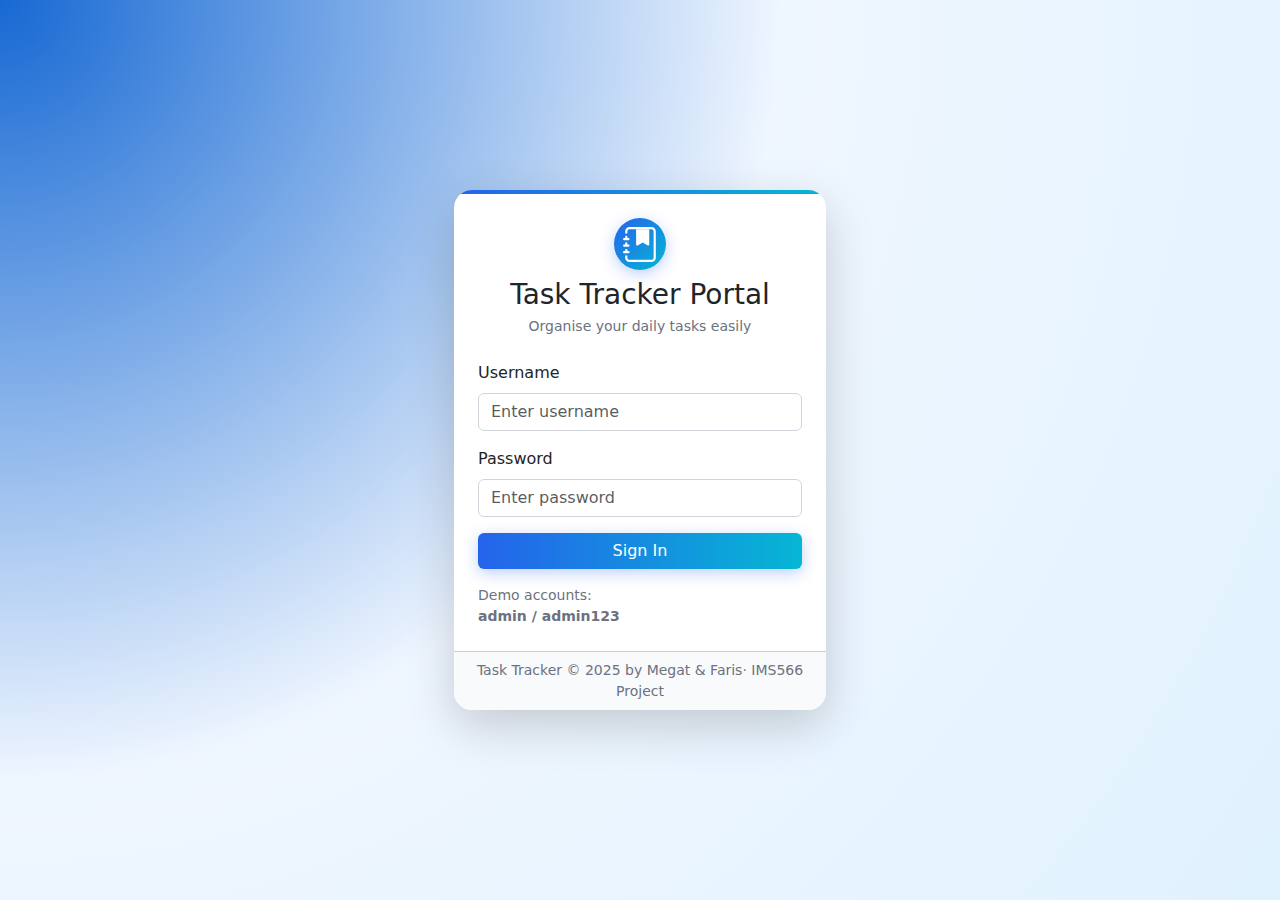
<file: index.html>
<!DOCTYPE html>
<html lang="en">
<head>
  <meta charset="UTF-8">
  <title>Task Tracker Portal - Login</title>
  <meta name="viewport" content="width=device-width, initial-scale=1">

  <!-- Bootstrap 5 CSS -->
  <link href="https://cdn.jsdelivr.net/npm/bootstrap@5.3.3/dist/css/bootstrap.min.css" rel="stylesheet">

  <!-- Custom CSS -->
  <link rel="stylesheet" href="css/css_style.css">
</head>
<body class="login-bg">

  <div class="container full-height-center">
    <div class="col-md-5 col-lg-4">
      <div class="card shadow-lg login-card">
        <div class="card-body p-4">
          <div class="text-center mb-4">
            <div class="login-icon mb-2">
              <!-- Simple circle icon -->
              <svg xmlns="http://www.w3.org/2000/svg" width="35" height="45" fill="currentColor" class="bi bi-journal-bookmark-fill" viewBox="0 0 16 16">
  <path fill-rule="evenodd" d="M6 1h6v7a.5.5 0 0 1-.757.429L9 7.083 6.757 8.43A.5.5 0 0 1 6 8z"/>
  <path d="M3 0h10a2 2 0 0 1 2 2v12a2 2 0 0 1-2 2H3a2 2 0 0 1-2-2v-1h1v1a1 1 0 0 0 1 1h10a1 1 0 0 0 1-1V2a1 1 0 0 0-1-1H3a1 1 0 0 0-1 1v1H1V2a2 2 0 0 1 2-2"/>
  <path d="M1 5v-.5a.5.5 0 0 1 1 0V5h.5a.5.5 0 0 1 0 1h-2a.5.5 0 0 1 0-1zm0 3v-.5a.5.5 0 0 1 1 0V8h.5a.5.5 0 0 1 0 1h-2a.5.5 0 0 1 0-1zm0 3v-.5a.5.5 0 0 1 1 0v.5h.5a.5.5 0 0 1 0 1h-2a.5.5 0 0 1 0-1z"/>
</svg>
            </div>
            <h3 class="mb-1">Task Tracker Portal</h3>
            <p class="text-muted small mb-0">Organise your daily tasks easily</p>
          </div>

          <!-- Error message -->
          <div id="error" class="alert alert-danger d-none" role="alert">
            Invalid username or password.
          </div>

          <!-- Login form -->
          <form id="loginForm">
            <div class="mb-3">
              <label for="username" class="form-label">Username</label>
              <input type="text" id="username" class="form-control" placeholder="Enter username" required>
            </div>

            <div class="mb-3">
              <label for="password" class="form-label">Password</label>
              <input type="password" id="password" class="form-control" placeholder="Enter password" required>
            </div>

            <button type="submit" class="btn w-100 btn-login">
              Sign In
            </button>

            <div class="mt-3 text-muted small">
              Demo accounts:
              <br><strong>admin / admin123</strong>
            </div>
          </form>
        </div>

        <div class="card-footer text-center text-muted small">
        <span class="text-muted">Task Tracker &copy; 2025 by Megat & Faris· IMS566 Project</span>
        </div>
      </div>
    </div>
  </div>

  <!-- Bootstrap JS -->
  <script src="https://cdn.jsdelivr.net/npm/bootstrap@5.3.3/dist/js/bootstrap.bundle.min.js"></script>

  <!-- Login logic -->
  <script src="js/js_login.js?v=1"></script>
</body>
</html>
</file>
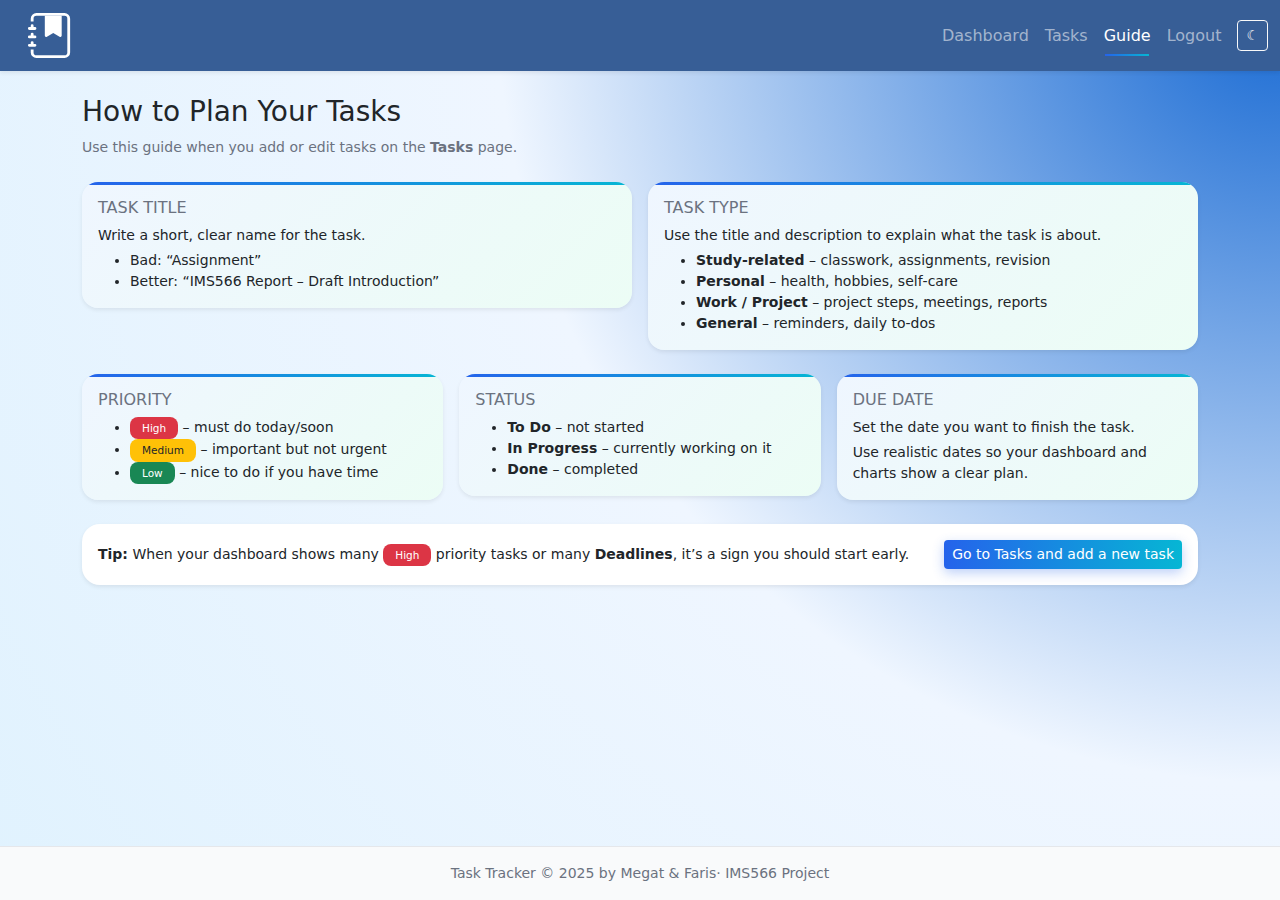
<file: guide.html>
<!DOCTYPE html>
<html lang="en">
<head>
  <meta charset="UTF-8">
  <title>Task Tracker Portal - Categories</title>
  <meta name="viewport" content="width=device-width, initial-scale=1">

  <link href="https://cdn.jsdelivr.net/npm/bootstrap@5.3.3/dist/css/bootstrap.min.css" rel="stylesheet">
  <link rel="stylesheet" href="css/css_style.css">
</head>
<body>

  <!-- Navbar -->
  <nav class="navbar navbar-expand-lg navbar-dark bg-dark shadow-sm">
    <div class="container-fluid">
      <a class="navbar-brand" href="dashboard.html">
        <svg xmlns="http://www.w3.org/2000/svg" width="60" height="45" fill="currentColor" class="bi bi-journal-bookmark-fill" viewBox="0 0 10 16">
          <path fill-rule="evenodd" d="M6 1h6v7a.5.5 0 0 1-.757.429L9 7.083 6.757 8.43A.5.5 0 0 1 6 8z"/>
          <path d="M3 0h10a2 2 0 0 1 2 2v12a2 2 0 0 1-2 2H3a2 2 0 0 1-2-2v-1h1v1a1 1 0 0 0 1 1h10a1 1 0 0 0 1-1V2a1 1 0 0 0-1-1H3a1 1 0 0 0-1 1v1H1V2a2 2 0 0 1 2-2"/>
          <path d="M1 5v-.5a.5.5 0 0 1 1 0V5h.5a.5.5 0 0 1 0 1h-2a.5.5 0 0 1 0-1zm0 3v-.5a.5.5 0 0 1 1 0V8h.5a.5.5 0 0 1 0 1h-2a.5.5 0 0 1 0-1zm0 3v-.5a.5.5 0 0 1 1 0v.5h.5a.5.5 0 0 1 0 1h-2a.5.5 0 0 1 0-1z"/>
        </svg>
      </a>
      <button class="navbar-toggler" type="button" data-bs-toggle="collapse" data-bs-target="#navbarNav">
        <span class="navbar-toggler-icon"></span>
      </button>

      <div class="collapse navbar-collapse" id="navbarNav">
        <ul class="navbar-nav ms-auto align-items-center">
          <li class="nav-item"><a class="nav-link" href="dashboard.html">Dashboard</a></li>
          <li class="nav-item"><a class="nav-link" href="tasks.html">Tasks</a></li>
          <li class="nav-item"><a class="nav-link active" href="guide.html">Guide</a></li>
          <li class="nav-item"><a class="nav-link" href="index.html">Logout</a></li>
          <li class="nav-item">
            <button class="btn btn-outline-light btn-sm ms-2 d-flex align-items-center" id="darkModeToggle" aria-label="Toggle dark mode">
              <span id="darkModeIcon">☾</span>
            </button>
          </li>
        </ul>
      </div>
    </div>
  </nav>

  <!-- Main content -->
  <div class="container my-4">
    <h3 class="mb-2">How to Plan Your Tasks</h3>
    <p class="text-muted small mb-4">
      Use this guide when you add or edit tasks on the <strong>Tasks</strong> page.
    </p>

    <!-- Field guide cards -->
    <div class="row g-3 mb-4">
      <div class="col-md-6">
        <div class="card summary-card shadow-sm">
          <div class="card-body small">
            <h6 class="text-uppercase text-muted mb-2">Task Title</h6>
            <p class="mb-1">Write a short, clear name for the task.</p>
            <ul class="mb-0">
              <li>Bad: “Assignment”</li>
              <li>Better: “IMS566 Report – Draft Introduction”</li>
            </ul>
          </div>
        </div>
      </div>
      <div class="col-md-6">
        <div class="card summary-card shadow-sm">
          <div class="card-body small">
<h6 class="text-uppercase text-muted mb-2">Task Type</h6>
<p class="mb-1">Use the title and description to explain what the task is about.</p>
<ul class="mb-0">
  <li><strong>Study-related</strong> – classwork, assignments, revision</li>
  <li><strong>Personal</strong> – health, hobbies, self‑care</li>
  <li><strong>Work / Project</strong> – project steps, meetings, reports</li>
  <li><strong>General</strong> – reminders, daily to‑dos</li>
</ul>
          </div>
        </div>
      </div>
    </div>

    <div class="row g-3 mb-4">
      <div class="col-md-4">
        <div class="card summary-card shadow-sm">
          <div class="card-body small">
            <h6 class="text-uppercase text-muted mb-2">Priority</h6>
            <ul class="mb-0">
              <li><span class="badge bg-danger">High</span> – must do today/soon</li>
              <li><span class="badge bg-warning text-dark">Medium</span> – important but not urgent</li>
              <li><span class="badge bg-success">Low</span> – nice to do if you have time</li>
            </ul>
          </div>
        </div>
      </div>
      <div class="col-md-4">
        <div class="card summary-card shadow-sm">
          <div class="card-body small">
            <h6 class="text-uppercase text-muted mb-2">Status</h6>
            <ul class="mb-0">
              <li><strong>To Do</strong> – not started</li>
              <li><strong>In Progress</strong> – currently working on it</li>
              <li><strong>Done</strong> – completed</li>
            </ul>
          </div>
        </div>
      </div>
      <div class="col-md-4">
        <div class="card summary-card shadow-sm">
          <div class="card-body small">
            <h6 class="text-uppercase text-muted mb-2">Due Date</h6>
            <p class="mb-1">Set the date you want to finish the task.</p>
            <p class="mb-0">Use realistic dates so your dashboard and charts show a clear plan.</p>
          </div>
        </div>
      </div>
    </div>

    <!-- Tip + button to go to Tasks -->
    <div class="card shadow-sm category-card">
      <div class="card-body small d-flex flex-column flex-md-row justify-content-between align-items-md-center">
        <div class="mb-2 mb-md-0">
          <strong>Tip:</strong>
          When your dashboard shows many <span class="badge bg-danger">High</span>
          priority tasks or many <strong>Deadlines</strong>, it’s a sign you should start early.
        </div>
        <div class="text-md-end">
          <a href="tasks.html" class="btn btn-primary btn-sm mt-2 mt-md-0">
            Go to Tasks and add a new task
          </a>
        </div>
      </div>
    </div>
  </div>

  <footer class="text-center text-muted small py-3">
    <span class="text-muted">Task Tracker &copy; 2025 by Megat & Faris· IMS566 Project</span>
  </footer>

  <script src="https://cdn.jsdelivr.net/npm/bootstrap@5.3.3/dist/js/bootstrap.bundle.min.js"></script>
  <script src="js/js_darkmode.js"></script>
</body>
</html>
</file>
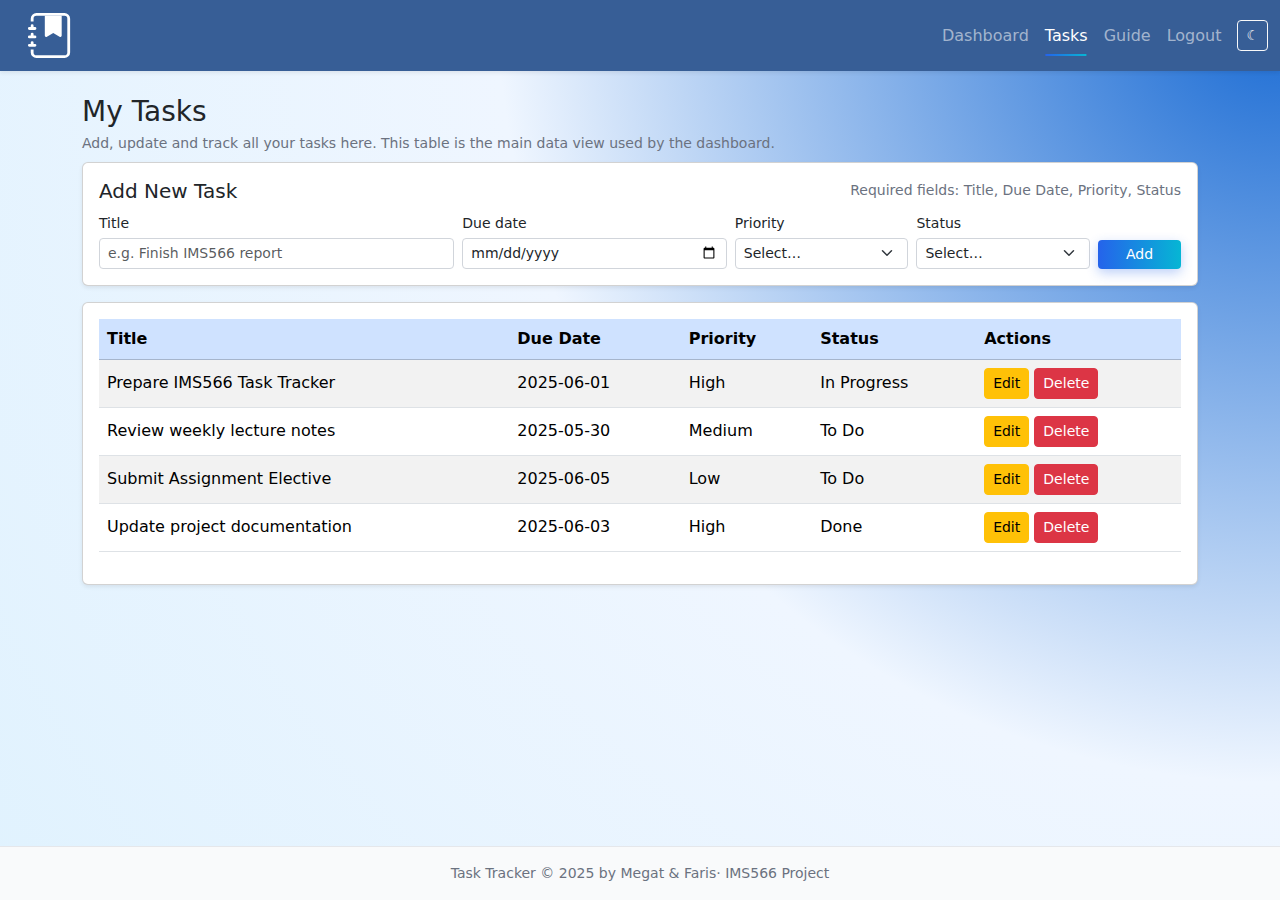
<file: tasks.html>
<!DOCTYPE html>
<html lang="en">
<head>
  <meta charset="UTF-8">
  <title>Task Tracker Portal - Tasks</title>
  <meta name="viewport" content="width=device-width, initial-scale=1">

  <link href="https://cdn.jsdelivr.net/npm/bootstrap@5.3.3/dist/css/bootstrap.min.css" rel="stylesheet">
  <link rel="stylesheet" href="css/css_style.css">
</head>
<body>

  <!-- Navbar -->
  <nav class="navbar navbar-expand-lg navbar-dark bg-dark shadow-sm">
    <div class="container-fluid">
      <a class="navbar-brand" href="dashboard.html">
      <svg xmlns="http://www.w3.org/2000/svg" width="60" height="45" fill="currentColor" class="bi bi-journal-bookmark-fill" viewBox="0 0 10 16">
  <path fill-rule="evenodd" d="M6 1h6v7a.5.5 0 0 1-.757.429L9 7.083 6.757 8.43A.5.5 0 0 1 6 8z"/>
  <path d="M3 0h10a2 2 0 0 1 2 2v12a2 2 0 0 1-2 2H3a2 2 0 0 1-2-2v-1h1v1a1 1 0 0 0 1 1h10a1 1 0 0 0 1-1V2a1 1 0 0 0-1-1H3a1 1 0 0 0-1 1v1H1V2a2 2 0 0 1 2-2"/>
  <path d="M1 5v-.5a.5.5 0 0 1 1 0V5h.5a.5.5 0 0 1 0 1h-2a.5.5 0 0 1 0-1zm0 3v-.5a.5.5 0 0 1 1 0V8h.5a.5.5 0 0 1 0 1h-2a.5.5 0 0 1 0-1zm0 3v-.5a.5.5 0 0 1 1 0v.5h.5a.5.5 0 0 1 0 1h-2a.5.5 0 0 1 0-1z"/>
</svg>
      </a>
      <button class="navbar-toggler" type="button" data-bs-toggle="collapse" data-bs-target="#navbarNav">
        <span class="navbar-toggler-icon"></span>
      </button>

      <div class="collapse navbar-collapse" id="navbarNav">
        <ul class="navbar-nav ms-auto align-items-center">
          <li class="nav-item"><a class="nav-link" href="dashboard.html">Dashboard</a></li>
          <li class="nav-item"><a class="nav-link active" href="tasks.html">Tasks</a></li>
          <li class="nav-item"><a class="nav-link" href="guide.html">Guide</a></li>
          <li class="nav-item"><a class="nav-link" href="index.html">Logout</a></li>
          <li class="nav-item">
        <button class="btn btn-outline-light btn-sm ms-2 d-flex align-items-center" id="darkModeToggle" aria-label="Toggle dark mode">
        <span id="darkModeIcon">☾</span>
        </button>
          </li>
        </ul>
      </div>
    </div>
  </nav>

<div class="container my-4">
  <div class="d-flex justify-content-between align-items-center mb-2">
    <div>
      <h3 class="mb-1">My Tasks</h3>
      <p class="text-muted small mb-0">
        Add, update and track all your tasks here. This table is the main data view used by the dashboard.
      </p>
    </div>
  </div>

  <!-- Task form -->
  <div class="card shadow-sm mb-3">
    <div class="card-body">
      <div class="d-flex justify-content-between align-items-center mb-2">
        <h5 class="mb-0" id="taskFormTitle">Add New Task</h5>
        <span class="text-muted small">Required fields: Title, Due Date, Priority, Status</span>
      </div>
      <form id="taskForm" class="row g-2">
        <div class="col-md-4">
          <label for="taskTitle" class="form-label small mb-1">Title</label>
          <input type="text" id="taskTitle" class="form-control form-control-sm" placeholder="e.g. Finish IMS566 report" required>
        </div>
        <div class="col-md-3">
          <label for="taskDueDate" class="form-label small mb-1">Due date</label>
          <input type="date" id="taskDueDate" class="form-control form-control-sm" required>
        </div>
        <div class="col-md-2">
          <label for="taskPriority" class="form-label small mb-1">Priority</label>
          <select id="taskPriority" class="form-select form-select-sm" required>
            <option value="">Select…</option>
            <option>Low</option>
            <option>Medium</option>
            <option>High</option>
          </select>
        </div>
        <div class="col-md-2">
          <label for="taskStatus" class="form-label small mb-1">Status</label>
          <select id="taskStatus" class="form-select form-select-sm" required>
            <option value="">Select…</option>
            <option>To Do</option>
            <option>In Progress</option>
            <option>Done</option>
          </select>
        </div>
        <div class="col-md-1 d-grid align-self-end">
          <button type="submit" class="btn btn-primary btn-sm" id="taskSubmitBtn">Add</button>
        </div>
      </form>
    </div>
  </div>

    <!-- Task table -->
    <div class="card shadow-sm">
      <div class="card-body">
        <div class="table-responsive">
          <table class="table table-striped table-hover align-middle" id="tasksTable">
            <thead class="table-primary">
              <tr>
                <th>Title</th>
                <th>Due Date</th>
                <th>Priority</th>
                <th>Status</th>
                <th>Actions</th>
              </tr>
            </thead>
            <tbody>
              <!-- Tasks will be added here by JS -->
            </tbody>
          </table>
        </div>
      </div>
    </div>
  </div>

  <footer class="text-center text-muted small py-3">
  <span class="text-muted">Task Tracker &copy; 2025 by Megat & Faris· IMS566 Project</span>
  </footer>

  <script src="https://cdn.jsdelivr.net/npm/bootstrap@5.3.3/dist/js/bootstrap.bundle.min.js"></script>
  <script src="js/js_tasks.js"></script>

    <!-- Darkmode -->
<script src="https://cdn.jsdelivr.net/npm/bootstrap@5.3.3/dist/js/bootstrap.bundle.min.js"></script>
<script src="js/js_darkmode.js"></script

</body>
</html>
</file>
<file: css/css_style.css>
/* Page background for login */
.login-bg {
  min-height: 100vh;
  background: radial-gradient(circle at top left, #1769d3, #eff6ff, #e0f2fe);
  font-family: system-ui, -apple-system, BlinkMacSystemFont, "Segoe UI", sans-serif;
}

/* Center card vertically */
.full-height-center {
  min-height: 100vh;
  display: flex;
  align-items: center;
  justify-content: center;
}

/* Login card styling */
.login-card {
  border-radius: 18px;
  border: none;
  overflow: hidden;
  box-shadow: 0 10px 30px rgba(0, 0, 0, 0.1);
  transition: transform 0.3s ease, box-shadow 0.3s ease;
}

.login-card:hover {
  transform: translateY(-5px);
  box-shadow: 0 15px 40px rgba(0, 0, 0, 0.15);
}

/* Colored top border */
.login-card::before {
  content: "";
  display: block;
  height: 4px;
  background: linear-gradient(90deg, #2563eb, #06b6d4);
}

/* Sign in button */
.btn-login {
  background: linear-gradient(90deg, #2563eb, #06b6d4);
  border: none;
  color: #fff;
  font-weight: 500;
  transition: all 0.3s ease;
  box-shadow: 0 4px 15px rgba(37, 99, 235, 0.3);
}

.btn-login:hover {
  filter: brightness(1.1);
  transform: translateY(-2px);
  box-shadow: 0 6px 20px rgba(37, 99, 235, 0.4);
}

/* Circle icon */
.login-icon {
  width: 52px;
  height: 52px;
  border-radius: 50%;
  background: linear-gradient(135deg, #2563eb, #06b6d4);
  display: flex;
  align-items: center;
  justify-content: center;
  margin: 0 auto;
  color: #fff;
  font-weight: 700;
  letter-spacing: 1px;
  box-shadow: 0 4px 15px rgba(37, 99, 235, 0.3);
}

.login-icon-text {
  font-size: 18px;
}

/* Footer line inside cards */
.card-footer {
  background-color: #f9fafb;
}

/* Basic body style for all pages */
html, body {
  height: 100%;
}

body {
  min-height: 100vh;
  background: radial-gradient(circle at top right, #1769d3, #eff6ff, #e0f2fe);
  display: flex;
  flex-direction: column;
  transition: background 0.5s ease;
}

/* Make main content grow and push footer down */
main {
  flex: 1 0 auto;
}

/* Footer stays at bottom */
footer {
  flex-shrink: 0;
}

/* Welcome text styling */
#welcomeText {
  color: #1f2937;
  font-weight: 600;
}

/* Overview text styling */
.text-muted {
  color: #6b7280 !important;
}

body.dark-mode .text-muted {
  color: #9ca3af !important;
}

/* Dark mode base */
body.dark-mode {
  background: radial-gradient(circle at top left, #0f172a, #020617, #111827);
  color: #e5e7eb;
}

body.dark-mode #welcomeText {
  color: #f3f4f6;
}

/* Light mode navbar */
.navbar {
  background-color: #375e96 !important;
  box-shadow: 0 2px 10px rgba(52, 215, 240, 0.492);
  transition: all 0.3s ease;
}

/* Dark mode navbar */
body.dark-mode .navbar {
  background-color: #020617 !important;
  box-shadow: 0 2px 10px rgba(0, 0, 0, 0.3);
}

/* Navbar brand hover */
.navbar-brand {
  transition: transform 0.3s ease;
}

.navbar-brand:hover {
  transform: scale(1.05);
}

/* Nav links enhancement */
.nav-link {
  position: relative;
  transition: color 0.3s ease;
}

.nav-link::after {
  content: '';
  position: absolute;
  bottom: 0;
  left: 50%;
  width: 0;
  height: 2px;
  background: linear-gradient(90deg, #2563eb, #06b6d4);
  transition: all 0.3s ease;
  transform: translateX(-50%);
}

.nav-link:hover::after,
.nav-link.active::after {
  width: 70%;
}

/* Dark mode cards */
body.dark-mode .card {
  background-color: #111827;
  color: #e5e7eb;
  border-color: #1f2937;
}

body.dark-mode .card-header {
  background-color: #020617;
  border-color: #1f2937;
}

/* Card enhancements */
.card {
  transition: transform 0.3s ease, box-shadow 0.3s ease;
  box-shadow: 0 2px 8px rgba(0, 0, 0, 0.08);
}

.card:hover {
  transform: translateY(-3px);
  box-shadow: 0 6px 20px rgba(0, 0, 0, 0.12);
}

body.dark-mode .card:hover {
  box-shadow: 0 6px 20px rgba(0, 0, 0, 0.4);
}

/* Dark mode table */
body.dark-mode .table {
  color: #e5e7eb;
}

body.dark-mode .table tbody tr:hover {
  background-color: #111827;
}

/* Dashboard summary cards */
.summary-card {
  border-radius: 16px;
  border: none;
  position: relative;
  overflow: hidden;
}

.summary-card::before {
  content: '';
  position: absolute;
  top: 0;
  left: 0;
  width: 100%;
  height: 3px;
  background: linear-gradient(90deg, #2563eb, #06b6d4);
}

.summary-card h3 {
  font-weight: 600;
}

/* Category card style */
.category-card {
  border-radius: 18px;
  border: none;
}

/* Category table header */
.category-table thead tr {
  background: linear-gradient(90deg, #2563eb, #06b6d4);
  color: #ffffff;
}

.category-table thead th {
  border: none;
  font-size: 0.85rem;
  text-transform: uppercase;
  letter-spacing: 0.04em;
  padding: 15px;
}

/* Category table rows */
.category-table tbody tr {
  transition: all 0.3s ease;
}

.category-table tbody tr:hover {
  background-color: #f3f4ff;
  transform: scale(1.01);
}

body.dark-mode .category-table tbody tr:hover {
  background-color: rgba(37, 99, 235, 0.1);
}

/* Dashboard cards (summary, recent, chart) */
.dashboard-card {
  border-radius: 16px;
  border: none;
}

/* Light mode: gradient style for dashboard cards */
.dashboard-card,
.summary-card {
  background: linear-gradient(135deg, #eff6ff, #ecfdf5);
}

/* Dark mode: matching style for dashboard cards */
body.dark-mode .dashboard-card,
body.dark-mode .summary-card {
  background: linear-gradient(135deg, #111827, #020617);
  color: #e5e7eb;
}

/* Dark mode: list items inside dashboard cards */
body.dark-mode .dashboard-card .list-group-item {
  background-color: transparent;
  color: #9ca3af;
  border-color: rgba(148, 163, 184, 0.35);
}

/* List group items enhancement */
.list-group-item {
  transition: all 0.3s ease;
  border-left: 3px solid transparent;
}

.list-group-item:hover {
  border-left-color: #2563eb;
  background-color: rgba(37, 99, 235, 0.05);
  transform: translateX(5px);
}

body.dark-mode .list-group-item:hover {
  background-color: rgba(96, 165, 250, 0.1);
}

/* Buttons enhancement */
.btn {
  transition: all 0.3s ease;
}

.btn:hover {
  transform: translateY(-2px);
}

.btn-primary {
  background: linear-gradient(90deg, #2563eb, #06b6d4);
  border: none;
  box-shadow: 0 4px 12px rgba(37, 99, 235, 0.3);
}

.btn-primary:hover {
  box-shadow: 0 6px 16px rgba(37, 99, 235, 0.4);
}

/* Form inputs enhancement */
.form-control, .form-select {
  transition: all 0.3s ease;
  border: 1px solid #d1d5db;
}

.form-control:focus, .form-select:focus {
  border-color: #2563eb;
  box-shadow: 0 0 0 3px rgba(37, 99, 235, 0.1);
}

body.dark-mode .form-control,
body.dark-mode .form-select {
  background-color: #1f2937;
  border-color: #374151;
  color: #e5e7eb;
}

body.dark-mode .form-control:focus,
body.dark-mode .form-select:focus {
  background-color: #1f2937;
  border-color: #2563eb;
  color: #e5e7eb;
}

/* Badge enhancement */
.badge {
  padding: 6px 12px;
  border-radius: 8px;
  font-weight: 500;
  transition: all 0.3s ease;
}

.badge:hover {
  transform: scale(1.05);
}

/* Footer (light mode) */
footer {
  width: 100%;
  background-color: #f9fafb;
  color: #6b7280;
  border-top: 1px solid #e5e7eb;
  margin-top: auto;
  transition: all 0.3s ease;
}

/* Footer (dark mode) */
body.dark-mode footer {
  background-color: #020617 !important;
  color: #9ca3af !important;
  border-top: 1px solid #1f2937 !important;
}

body.dark-mode footer .text-muted {
  color: #9ca3af !important;
}

/* Dark mode toggle button */
#darkModeToggle {
  transition: all 0.3s ease;
}

#darkModeToggle:hover {
  transform: scale(1.1);
  box-shadow: 0 0 15px rgba(37, 99, 235, 0.4);
}

/* Modal enhancement */
.modal-content {
  border-radius: 16px;
  border: none;
  box-shadow: 0 10px 40px rgba(0, 0, 0, 0.2);
}

body.dark-mode .modal-content {
  background-color: #111827;
  color: #e5e7eb;
}

body.dark-mode .modal-header {
  border-bottom-color: #1f2937;
}

body.dark-mode .modal-footer {
  border-top-color: #1f2937;
}

/* Table enhancements */
.table {
  transition: all 0.3s ease;
}

.table tbody tr {
  transition: all 0.3s ease;
}

.table tbody tr:hover {
  background-color: rgba(37, 99, 235, 0.05);
}

/* Icon badges for dashboard */
.stat-icon {
  width: 50px;
  height: 50px;
  border-radius: 12px;
  display: flex;
  align-items: center;
  justify-content: center;
  font-size: 24px;
  box-shadow: 0 4px 12px rgba(0, 0, 0, 0.1);
}

.icon-total {
  background: linear-gradient(135deg, #667eea 0%, #764ba2 100%);
  color: white;
}

.icon-todo {
  background: linear-gradient(135deg, #f093fb 0%, #f5576c 100%);
  color: white;
}

.icon-done {
  background: linear-gradient(135deg, #4facfe 0%, #00f2fe 100%);
  color: white;
}

/* Stat numbers */
.stat-number {
  font-size: 2.5rem;
  font-weight: 700;
}

/* Responsive adjustments */
@media (max-width: 768px) {
  .stat-number {
    font-size: 2rem;
  }
  
  .stat-icon {
    width: 40px;
    height: 40px;
    font-size: 20px;
  }

  .summary-card:hover,
  .card:hover {
    transform: translateY(-2px);
  }
}

/* Smooth scrolling */
html {
  scroll-behavior: smooth;
}

/* Selection styling */
::selection {
  background-color: #2563eb;
  color: white;
}

::-moz-selection {
  background-color: #2563eb;
  color: white;
}

.topbar {
  display: flex;
  align-items: center;
  justify-content: space-between;
}

/* Make navbar a bit tighter on mobile */
@media (max-width: 768px) {
  .navbar {
    padding-top: 0.4rem;
    padding-bottom: 0.4rem;
  }

  .navbar-brand svg {
    width: 40px;
    height: 30px;
  }

  /* Align hamburger + logo nicely on one row */
  .navbar .container-fluid {
    display: flex;
    align-items: center;
    justify-content: flex-start;
    gap: 8px;
  }

  /* Menu items full-width when opened */
  #navbarNav .navbar-nav {
    padding-top: 0.5rem;
  }

  #navbarNav .nav-link {
    padding-left: 0;
  }
}
</file>
